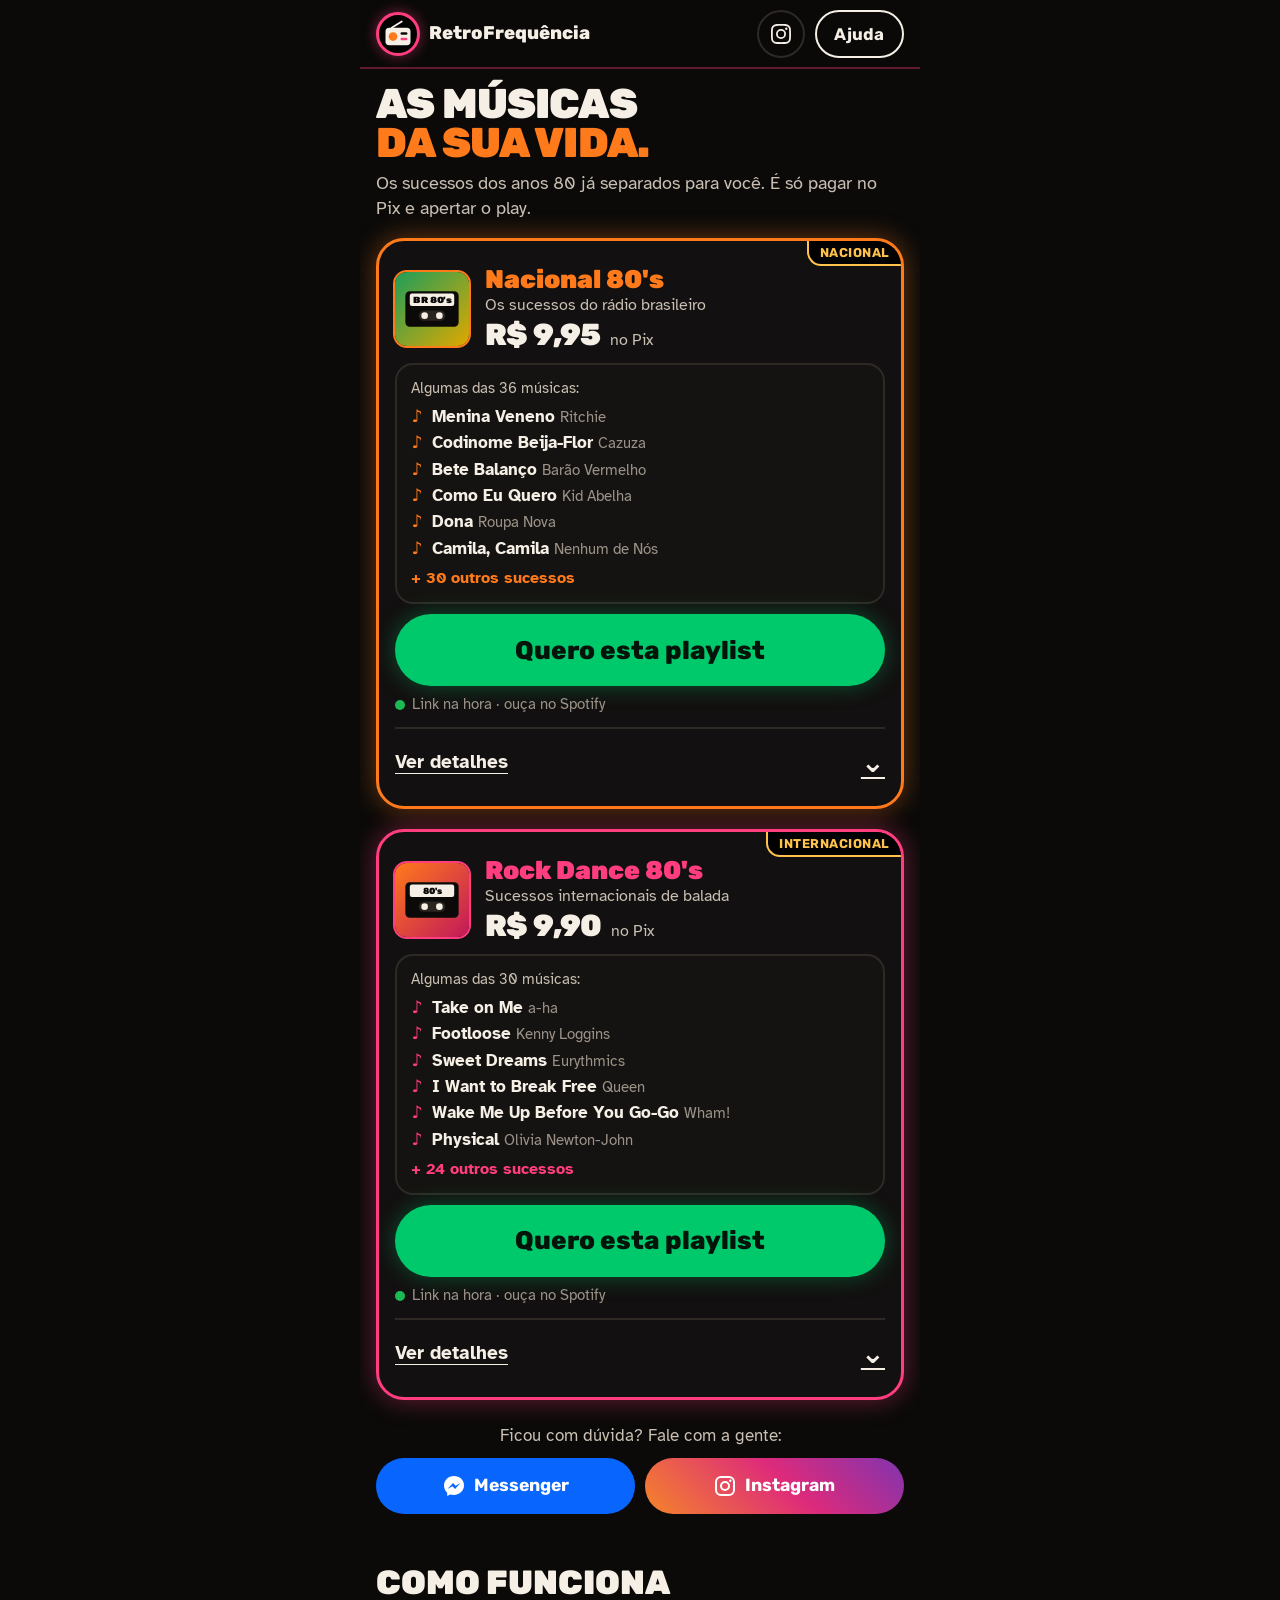
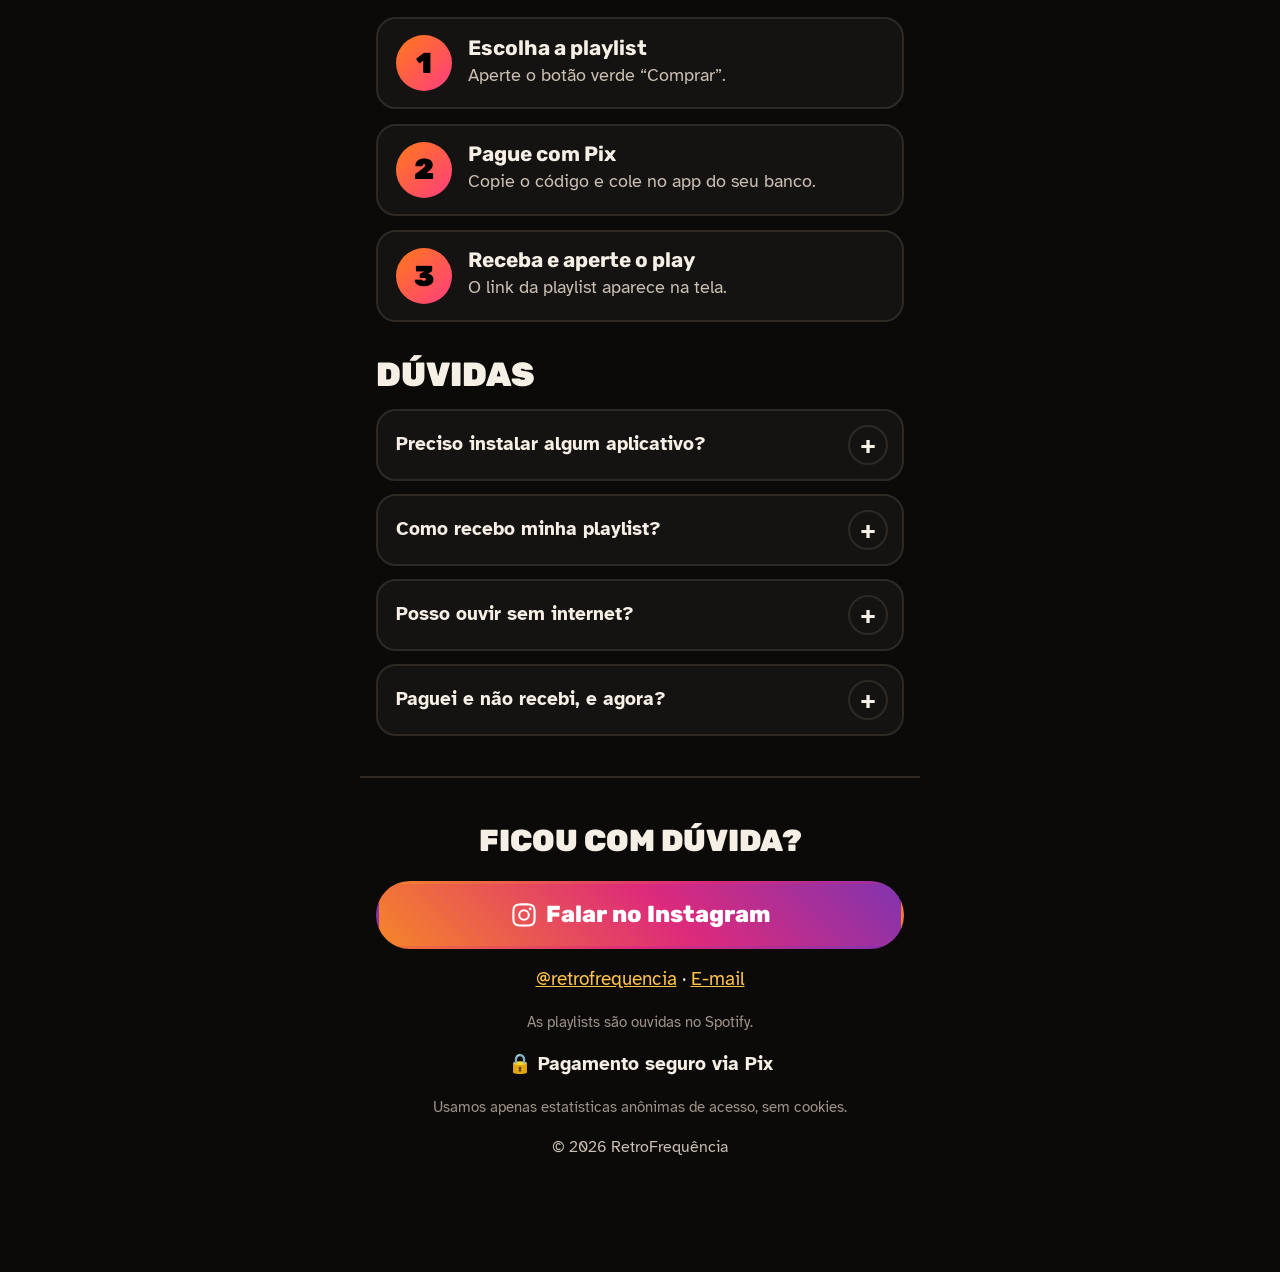
<file: index.html>
<!DOCTYPE html>
<html lang="pt-BR">
<head>
  <meta charset="UTF-8">
  <meta name="viewport" content="width=device-width, initial-scale=1">
  <title>RetroFrequência — As músicas da sua vida</title>
  <meta name="description" content="Playlists dos anos 80 prontas para ouvir no celular. Ouça no Spotify. Pagamento por Pix e ajuda pelo Instagram.">
  <meta name="theme-color" content="#0B0A09">
  <link rel="preconnect" href="https://fonts.googleapis.com">
  <link rel="preconnect" href="https://fonts.gstatic.com" crossorigin>
  <link href="https://fonts.googleapis.com/css2?family=Atkinson+Hyperlegible:wght@400;700&family=Rubik:wght@700;800;900&display=swap" rel="stylesheet">
  <link rel="stylesheet" href="style.css">
</head>
<body>

  <!-- CABEÇALHO -->
  <header class="topo">
    <a href="index.html" class="logo" aria-label="RetroFrequência, página inicial">
      <span class="avatar">
        <svg viewBox="0 0 48 48" aria-hidden="true">
          <rect x="4" y="14" width="40" height="28" rx="6" fill="#F5EFE6"/>
          <line x1="14" y1="14" x2="30" y2="4" stroke="#F5EFE6" stroke-width="3" stroke-linecap="round"/>
          <circle cx="16" cy="28" r="7" fill="#FF7A1A"/>
          <rect x="28" y="21" width="11" height="4" rx="2" fill="#0B0A09"/>
          <rect x="28" y="30" width="11" height="4" rx="2" fill="#FF3D7F"/>
        </svg>
      </span>
      <span class="logo__nome">RetroFrequência</span>
    </a>
    <a class="icone-redonda js-perfil" href="#" aria-label="Instagram da RetroFrequência">
      <svg viewBox="0 0 24 24" aria-hidden="true"><path fill="currentColor" d="M12 7a5 5 0 1 0 5 5 5 5 0 0 0-5-5Zm0 8.2A3.2 3.2 0 1 1 15.2 12 3.2 3.2 0 0 1 12 15.2ZM17.3 5.5a1.2 1.2 0 1 0 1.2 1.2 1.2 1.2 0 0 0-1.2-1.2ZM12 2c-2.7 0-3 0-4.1.1A7.3 7.3 0 0 0 5.5 2.5a5 5 0 0 0-3 3 7.3 7.3 0 0 0-.4 2.4C2 9 2 9.3 2 12s0 3 .1 4.1a7.3 7.3 0 0 0 .4 2.4 5 5 0 0 0 3 3 7.3 7.3 0 0 0 2.4.4c1.1.1 1.4.1 4.1.1s3 0 4.1-.1a7.3 7.3 0 0 0 2.4-.4 5 5 0 0 0 3-3 7.3 7.3 0 0 0 .4-2.4c.1-1.1.1-1.4.1-4.1s0-3-.1-4.1a7.3 7.3 0 0 0-.4-2.4 5 5 0 0 0-3-3 7.3 7.3 0 0 0-2.4-.4C15 2 14.7 2 12 2Zm0 1.8c2.7 0 3 0 4 .1a5.4 5.4 0 0 1 1.9.3 3.2 3.2 0 0 1 1.9 1.9 5.4 5.4 0 0 1 .3 1.9c.1 1 .1 1.3.1 4s0 3-.1 4a5.4 5.4 0 0 1-.3 1.9 3.2 3.2 0 0 1-1.9 1.9 5.4 5.4 0 0 1-1.9.3c-1 .1-1.3.1-4 .1s-3 0-4-.1a5.4 5.4 0 0 1-1.9-.3 3.2 3.2 0 0 1-1.9-1.9 5.4 5.4 0 0 1-.3-1.9c-.1-1-.1-1.3-.1-4s0-3 .1-4a5.4 5.4 0 0 1 .3-1.9 3.2 3.2 0 0 1 1.9-1.9 5.4 5.4 0 0 1 1.9-.3c1-.1 1.3-.1 4-.1Z"/></svg>
    </a>
    <a class="btn-topo js-direct" href="#">Ajuda</a>
  </header>

  <main>

    <!-- ABERTURA -->
    <section class="hero hero--v2">
      <h1 class="hero__titulo">
        <span>As músicas</span>
        <span class="destaque">da sua vida.</span>
      </h1>
      <p class="hero__sub">Os sucessos dos anos 80 já separados para você. É só pagar no Pix e apertar o play.</p>
    </section>

    <!-- VITRINE -->
    <section id="vitrine" class="vitrine-sec vitrine-sec--v2" aria-label="Playlists à venda">
      <div id="lista-produtos" class="vitrine"></div>
      <div class="ajuda-faixa">
        <p>Ficou com dúvida? Fale com a gente:</p>
        <div class="ajuda-faixa__botoes">
          <a class="btn-ajuda btn-ajuda--msg js-messenger" href="#"><svg viewBox="0 0 24 24" aria-hidden="true"><path fill="currentColor" d="M12 2C6.4 2 2 6.1 2 11.6c0 2.9 1.2 5.4 3.2 7.1V22l2.9-1.6c1.2.3 2.5.5 3.9.5 5.6 0 10-4.1 10-9.6S17.6 2 12 2Zm1 12.9-2.5-2.7-5 2.7 5.5-5.8 2.6 2.7 4.9-2.7-5.5 5.8Z"/></svg>Messenger</a>
          <a class="btn-ajuda btn-ajuda--insta js-direct" href="#"><svg viewBox="0 0 24 24" aria-hidden="true"><rect x="3" y="3" width="18" height="18" rx="5" fill="none" stroke="currentColor" stroke-width="2"/><circle cx="12" cy="12" r="4" fill="none" stroke="currentColor" stroke-width="2"/><circle cx="17.3" cy="6.7" r="1.2" fill="currentColor"/></svg>Instagram</a>
        </div>
      </div>
    </section>

    <!-- COMO FUNCIONA -->
    <section class="bloco" aria-labelledby="como">
      <h2 id="como" class="titulo-medio">Como funciona</h2>
      <ol class="passos">
        <li><span class="passos__num" aria-hidden="true">1</span><div><h3>Escolha a playlist</h3><p>Aperte o botão verde “Comprar”.</p></div></li>
        <li><span class="passos__num" aria-hidden="true">2</span><div><h3>Pague com Pix</h3><p>Copie o código e cole no app do seu banco.</p></div></li>
        <li><span class="passos__num" aria-hidden="true">3</span><div><h3>Receba e aperte o play</h3><p>O link da playlist aparece na tela.</p></div></li>
      </ol>
    </section>

    <!-- PERGUNTAS -->
    <section class="bloco" aria-labelledby="duvidas">
      <h2 id="duvidas" class="titulo-medio">Dúvidas</h2>
      <details class="faq">
        <summary>Preciso instalar algum aplicativo?</summary>
        <p>A playlist abre no Spotify. Se você já tem o aplicativo, é só tocar no link. Se não tem, dá para ouvir pelo navegador ou instalar o Spotify grátis. A gente ajuda pelo Messenger ou Instagram.</p>
      </details>
      <details class="faq">
        <summary>Como recebo minha playlist?</summary>
        <p>Depois de fazer o Pix, aguarde cerca de 1 minuto e aperte “Acessar minha playlist”. O link aparece na tela, com um botão para abrir direto no Spotify.</p>
      </details>
      <details class="faq">
        <summary>Posso ouvir sem internet?</summary>
        <p>No Spotify Premium, sim: dá para baixar as músicas. Na versão grátis, é preciso internet ou Wi-Fi.</p>
      </details>
      <details class="faq">
        <summary>Paguei e não recebi, e agora?</summary>
        <p>Fique tranquilo! Chame a gente no Messenger ou no Direct do Instagram com o comprovante do Pix que mandamos o link.</p>
      </details>
    </section>

  </main>

  <footer class="rodape">
    <p class="rodape__chamada">Ficou com dúvida?</p>
    <a class="btn btn--insta js-direct" href="#"><svg viewBox="0 0 24 24" aria-hidden="true"><path fill="currentColor" d="M12 7a5 5 0 1 0 5 5 5 5 0 0 0-5-5Zm0 8.2A3.2 3.2 0 1 1 15.2 12 3.2 3.2 0 0 1 12 15.2ZM17.3 5.5a1.2 1.2 0 1 0 1.2 1.2 1.2 1.2 0 0 0-1.2-1.2ZM12 2c-2.7 0-3 0-4.1.1A7.3 7.3 0 0 0 5.5 2.5a5 5 0 0 0-3 3 7.3 7.3 0 0 0-.4 2.4C2 9 2 9.3 2 12s0 3 .1 4.1a7.3 7.3 0 0 0 .4 2.4 5 5 0 0 0 3 3 7.3 7.3 0 0 0 2.4.4c1.1.1 1.4.1 4.1.1s3 0 4.1-.1a7.3 7.3 0 0 0 2.4-.4 5 5 0 0 0 3-3 7.3 7.3 0 0 0 .4-2.4c.1-1.1.1-1.4.1-4.1s0-3-.1-4.1a7.3 7.3 0 0 0-.4-2.4 5 5 0 0 0-3-3 7.3 7.3 0 0 0-2.4-.4C15 2 14.7 2 12 2Zm0 1.8c2.7 0 3 0 4 .1a5.4 5.4 0 0 1 1.9.3 3.2 3.2 0 0 1 1.9 1.9 5.4 5.4 0 0 1 .3 1.9c.1 1 .1 1.3.1 4s0 3-.1 4a5.4 5.4 0 0 1-.3 1.9 3.2 3.2 0 0 1-1.9 1.9 5.4 5.4 0 0 1-1.9.3c-1 .1-1.3.1-4 .1s-3 0-4-.1a5.4 5.4 0 0 1-1.9-.3 3.2 3.2 0 0 1-1.9-1.9 5.4 5.4 0 0 1-.3-1.9c-.1-1-.1-1.3-.1-4s0-3 .1-4a5.4 5.4 0 0 1 .3-1.9 3.2 3.2 0 0 1 1.9-1.9 5.4 5.4 0 0 1 1.9-.3c1-.1 1.3-.1 4-.1Z"/></svg><span>Falar no Instagram</span></a>
    <p class="rodape__links"><a class="js-perfil js-arroba" href="#">@retrofrequencia</a> · <a id="link-email" href="#">E-mail</a></p>
    <p class="rodape__spotify">As playlists são ouvidas no Spotify.</p>
    <p class="rodape__seguro">🔒 Pagamento seguro via Pix</p>
    <p class="rodape__privacidade">Usamos apenas estatísticas anônimas de acesso, sem cookies.</p>
    <p class="rodape__copy">© <span id="ano"></span> RetroFrequência</p>
  </footer>

  <a class="flutuante js-direct" href="#" aria-label="Ajuda pelo Instagram">
    <svg viewBox="0 0 24 24" aria-hidden="true"><path fill="currentColor" d="M12 7a5 5 0 1 0 5 5 5 5 0 0 0-5-5Zm0 8.2A3.2 3.2 0 1 1 15.2 12 3.2 3.2 0 0 1 12 15.2ZM17.3 5.5a1.2 1.2 0 1 0 1.2 1.2 1.2 1.2 0 0 0-1.2-1.2ZM12 2c-2.7 0-3 0-4.1.1A7.3 7.3 0 0 0 5.5 2.5a5 5 0 0 0-3 3 7.3 7.3 0 0 0-.4 2.4C2 9 2 9.3 2 12s0 3 .1 4.1a7.3 7.3 0 0 0 .4 2.4 5 5 0 0 0 3 3 7.3 7.3 0 0 0 2.4.4c1.1.1 1.4.1 4.1.1s3 0 4.1-.1a7.3 7.3 0 0 0 2.4-.4 5 5 0 0 0 3-3 7.3 7.3 0 0 0 .4-2.4c.1-1.1.1-1.4.1-4.1s0-3-.1-4.1a7.3 7.3 0 0 0-.4-2.4 5 5 0 0 0-3-3 7.3 7.3 0 0 0-2.4-.4C15 2 14.7 2 12 2Zm0 1.8c2.7 0 3 0 4 .1a5.4 5.4 0 0 1 1.9.3 3.2 3.2 0 0 1 1.9 1.9 5.4 5.4 0 0 1 .3 1.9c.1 1 .1 1.3.1 4s0 3-.1 4a5.4 5.4 0 0 1-.3 1.9 3.2 3.2 0 0 1-1.9 1.9 5.4 5.4 0 0 1-1.9.3c-1 .1-1.3.1-4 .1s-3 0-4-.1a5.4 5.4 0 0 1-1.9-.3 3.2 3.2 0 0 1-1.9-1.9 5.4 5.4 0 0 1-.3-1.9c-.1-1-.1-1.3-.1-4s0-3 .1-4a5.4 5.4 0 0 1 .3-1.9 3.2 3.2 0 0 1 1.9-1.9 5.4 5.4 0 0 1 1.9-.3c1-.1 1.3-.1 4-.1Z"/></svg>
    <span>Ajuda</span>
  </a>

  <script src="produtos.js"></script>
  <script src="script.js"></script>
</body>
</html>
</file>
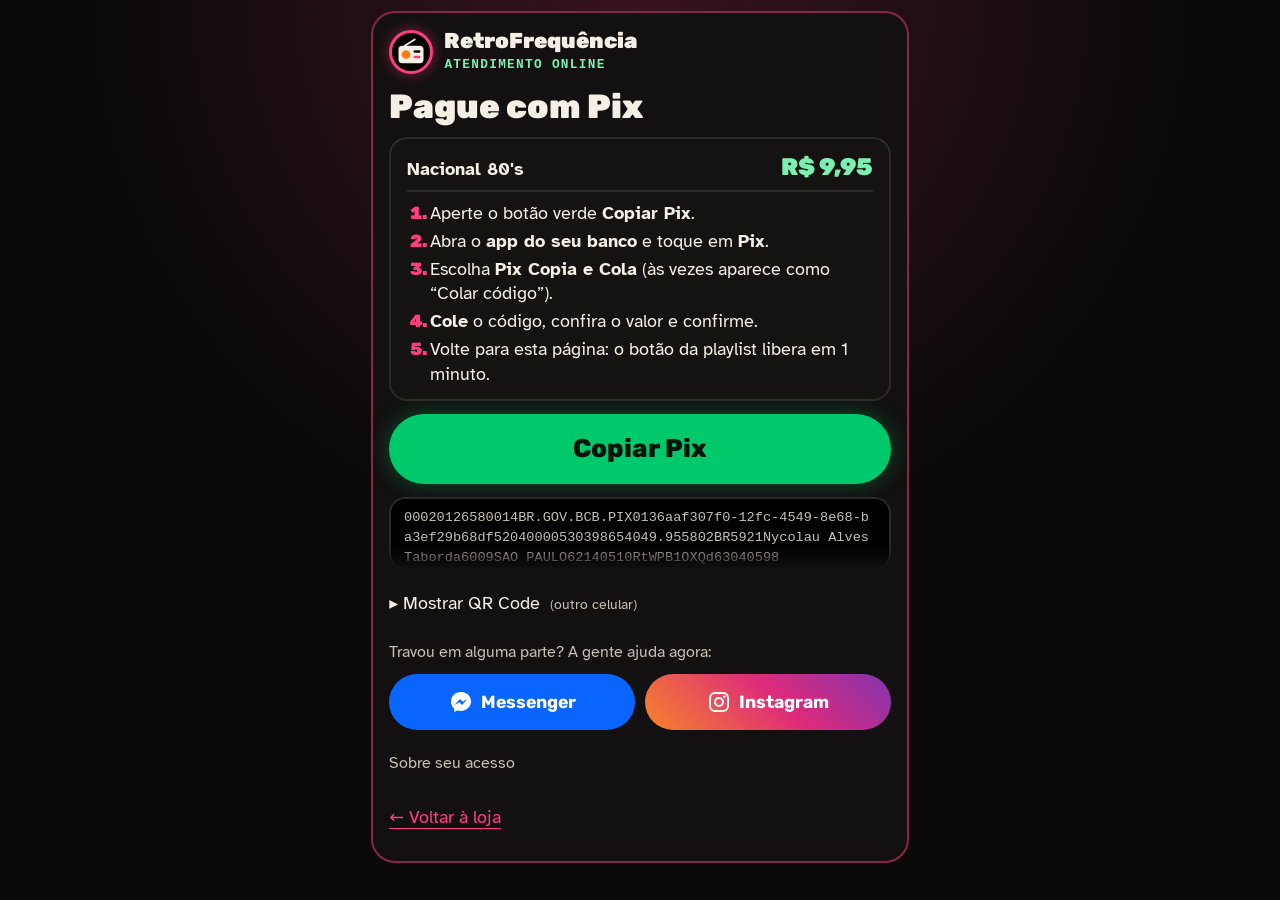
<file: pagamento.html>
<!DOCTYPE html>
<html lang="pt-BR">
<head>
  <meta charset="UTF-8">
  <meta name="viewport" content="width=device-width, initial-scale=1">
  <title>Pague com Pix — RetroFrequência</title>
  <meta name="theme-color" content="#0B0A09">
  <meta name="robots" content="noindex">
  <link rel="preconnect" href="https://fonts.googleapis.com">
  <link rel="preconnect" href="https://fonts.gstatic.com" crossorigin>
  <link href="https://fonts.googleapis.com/css2?family=Atkinson+Hyperlegible:wght@400;700&family=Rubik:wght@700;800;900&display=swap" rel="stylesheet">
  <link rel="stylesheet" href="style.css">
</head>
<body class="pg-pagamento">

  <main class="pagamento">
    <div class="pagamento__cartao">

      <header class="atendente">
        <span class="avatar">
          <svg viewBox="0 0 48 48" aria-hidden="true">
            <rect x="4" y="14" width="40" height="28" rx="6" fill="#F5EFE6"/>
            <line x1="14" y1="14" x2="30" y2="4" stroke="#F5EFE6" stroke-width="3" stroke-linecap="round"/>
            <circle cx="16" cy="28" r="7" fill="#FF7A1A"/>
            <rect x="28" y="21" width="11" height="4" rx="2" fill="#0B0A09"/>
            <rect x="28" y="30" width="11" height="4" rx="2" fill="#FF3D7F"/>
          </svg>
        </span>
        <div>
          <p class="atendente__nome">RetroFrequência</p>
          <p class="etiqueta etiqueta--mono">Atendimento online</p>
        </div>
      </header>

      <h1 class="pagamento__titulo">Pague com Pix</h1>

      <div id="aviso-config" class="aviso" hidden>
        <strong>Atenção, dono do site:</strong> cole o código Pix Copia e Cola desta playlist no campo <code>pix</code> do arquivo <code>produtos.js</code>. Os clientes não devem ver esta mensagem.
      </div>

      <div class="resumo">
        <p class="resumo__produto"><span id="produto-nome">—</span><b id="produto-preco">—</b></p>
        <ol class="instrucoes">
          <li>Aperte o botão verde <b>Copiar Pix</b>.</li>
          <li>Abra o <b>app do seu banco</b> e toque em <b>Pix</b>.</li>
          <li>Escolha <b>Pix Copia e Cola</b> (às vezes aparece como “Colar código”).</li>
          <li><b>Cole</b> o código, confira o valor e confirme.</li>
          <li>Volte para esta página: o botão da playlist libera em 1 minuto.</li>
        </ol>
      </div>

      <button id="btn-copiar" class="btn btn--comprar btn--pix" type="button">
        <span id="btn-copiar-texto">Copiar Pix</span>
      </button>
      <p id="msg-copiado" class="msg-copiado" role="status" aria-live="polite"></p>

      <textarea id="codigo-pix" class="codigo-pix" readonly rows="2" aria-label="Código Pix Copia e Cola"></textarea>

      <details class="mostrar-qr">
        <summary>▸ Mostrar QR Code <small>(outro celular)</small></summary>
        <div class="qr">
          <div id="qr-code" class="qr__imagem" role="img" aria-label="QR Code do Pix"></div>
          <p class="qr__legenda">Aponte a câmera de outro celular para este código.</p>
        </div>
      </details>

      <!-- LIBERAÇÃO DA PLAYLIST -->
      <section id="liberar" class="liberar" aria-live="polite" hidden>

        <div id="etapa-espera" class="etapa">
          <p class="liberar__titulo">Aguardando seu Pix…</p>
          <p id="espera-texto" class="liberar__texto">Faça o pagamento no app do banco. O acesso libera em <b id="contador">0:50</b>.</p>
          <div class="barra" aria-hidden="true"><span id="barra-progresso"></span></div>
          <button id="btn-paguei" class="btn btn--comprar" type="button" disabled>Acessar minha playlist</button>
        </div>

        <div id="etapa-processando" class="etapa processando" hidden>
          <svg class="fitinha" viewBox="0 0 120 76" aria-hidden="true">
            <rect x="2" y="2" width="116" height="72" rx="9" fill="#1F1B18" stroke="#FF7A1A" stroke-width="3"/>
            <rect x="14" y="10" width="92" height="18" rx="4" fill="#F5EFE6"/>
            <rect x="30" y="38" width="60" height="26" rx="13" fill="#3A332D"/>
            <g class="carretel" style="transform-origin:44px 51px"><circle cx="44" cy="51" r="10" fill="#F5EFE6"/><rect x="42.5" y="42" width="3" height="18" fill="#1F1B18"/><rect x="35" y="49.5" width="18" height="3" fill="#1F1B18"/></g>
            <g class="carretel" style="transform-origin:76px 51px"><circle cx="76" cy="51" r="10" fill="#F5EFE6"/><rect x="74.5" y="42" width="3" height="18" fill="#1F1B18"/><rect x="67" y="49.5" width="18" height="3" fill="#1F1B18"/></g>
          </svg>
          <p id="processando-texto" class="liberar__titulo">Preparando sua playlist…</p>
          <ul class="passos-proc">
            <li id="proc-1">Recebendo seu pedido</li>
            <li id="proc-2">Separando as músicas</li>
            <li id="proc-3">Gerando seu link</li>
          </ul>
        </div>

        <div id="etapa-pronto" class="etapa pronto" hidden>
          <p class="pronto__selo">✓ Sua playlist está pronta!</p>
          <p class="liberar__texto">Aperte o botão verde para ouvir agora no Spotify. Guarde o link para ouvir outras vezes.</p>
          <a id="btn-spotify" class="btn btn--spotify" href="#" target="_blank" rel="noopener">
            <svg viewBox="0 0 24 24" aria-hidden="true"><path fill="currentColor" d="M12 2a10 10 0 1 0 10 10A10 10 0 0 0 12 2Zm4.6 14.4a.6.6 0 0 1-.9.2c-2.4-1.5-5.4-1.8-9-1a.6.6 0 1 1-.3-1.2c3.9-.9 7.2-.5 9.9 1.1a.6.6 0 0 1 .3.9Zm1.2-2.7a.8.8 0 0 1-1.1.3c-2.7-1.7-6.9-2.2-10.2-1.2a.8.8 0 0 1-.5-1.5c3.7-1.1 8.3-.6 11.5 1.3a.8.8 0 0 1 .3 1.1Zm.1-2.8C14.7 9 9.4 8.8 6.3 9.7a.9.9 0 1 1-.5-1.8c3.5-1.1 9.4-.9 13.1 1.3a.9.9 0 0 1-.9 1.6Z"/></svg>
            <span>Abrir no Spotify</span>
          </a>
          <label for="link-playlist" class="pagamento__rotulo">Link da sua playlist</label>
          <textarea id="link-playlist" class="link-playlist" rows="2" readonly></textarea>
          <button id="btn-copiar-link" class="btn btn--contorno" type="button">Copiar link</button>
          <p id="msg-link" class="msg-copiado" role="status"></p>
        </div>

      </section>

      <div class="status">
        <p>Travou em alguma parte? A gente ajuda agora:</p>
        <div class="status__botoes">
          <a class="btn-ajuda btn-ajuda--msg js-messenger" href="#"><svg viewBox="0 0 24 24" aria-hidden="true"><path fill="currentColor" d="M12 2C6.4 2 2 6.1 2 11.6c0 2.9 1.2 5.4 3.2 7.1V22l2.9-1.6c1.2.3 2.5.5 3.9.5 5.6 0 10-4.1 10-9.6S17.6 2 12 2Zm1 12.9-2.5-2.7-5 2.7 5.5-5.8 2.6 2.7 4.9-2.7-5.5 5.8Z"/></svg>Messenger</a>
          <a class="btn-ajuda btn-ajuda--insta js-direct" href="#"><svg viewBox="0 0 24 24" aria-hidden="true"><rect x="3" y="3" width="18" height="18" rx="5" fill="none" stroke="currentColor" stroke-width="2"/><circle cx="12" cy="12" r="4" fill="none" stroke="currentColor" stroke-width="2"/><circle cx="17.3" cy="6.7" r="1.2" fill="currentColor"/></svg>Instagram</a>
        </div>
      </div>

      <hr class="divisor">

      <details class="sobre">
        <summary>Sobre seu acesso</summary>
        <p>A playlist abre no Spotify, pelo celular ou computador. Depois de fazer o Pix, aguarde cerca de 1 minuto e aperte “Acessar minha playlist”: o link aparece aqui na tela. Qualquer dúvida, chame no Messenger ou no Direct do Instagram.</p>
      </details>

      <a class="voltar" href="index.html#vitrine">← Voltar à loja</a>
    </div>
  </main>

  <script src="produtos.js"></script>
  <script src="qrcode.js"></script>
  <script src="script.js"></script>
</body>
</html>
</file>
<file: style.css>
/* =========================================================
   RETROFREQUÊNCIA — estilos (mobile first, tema escuro)
   Letras grandes, alto contraste e botões grandes.
   ========================================================= */

:root {
  --fundo: #0B0A09;
  --fundo-2: #151311;
  --cartao: #121010;
  --linha: #2E2925;
  --texto: #F5EFE6;
  --texto-2: #C9BFB2;
  --laranja: #FF7A1A;
  --rosa: #FF3D7F;
  --amarelo: #FFC24B;
  --verde: #00C96B;
  --verde-claro: #7CF0B0;
  --largura: 560px;
  --fonte-titulo: "Rubik", "Arial Black", system-ui, sans-serif;
  --fonte-texto: "Atkinson Hyperlegible", Verdana, system-ui, sans-serif;
}

*, *::before, *::after { box-sizing: border-box; }
html { scroll-behavior: smooth; }
@media (prefers-reduced-motion: reduce) {
  html { scroll-behavior: auto; }
  * { transition: none !important; }
}

body {
  margin: 0;
  overflow-x: hidden;
  background: var(--fundo);
  color: var(--texto);
  font-family: var(--fonte-texto);
  font-size: 1.2rem;
  line-height: 1.55;
  -webkit-text-size-adjust: 100%;
}
svg { display: block; max-width: 100%; }
h1, h2, h3 { font-family: var(--fonte-titulo); line-height: 1; margin: 0; }
p { margin: 0; }
a { color: var(--amarelo); }
:focus-visible { outline: 4px solid var(--amarelo); outline-offset: 3px; border-radius: 10px; }

main, .topo, .rodape { width: min(var(--largura), 100%); margin-inline: auto; }
main { overflow-x: clip; }

.destaque { color: var(--laranja); }
.etiqueta {
  font-family: var(--fonte-titulo); font-weight: 700;
  font-size: 1rem; letter-spacing: .14em; text-transform: uppercase;
  color: var(--rosa);
}

/* ---------- Botões ---------- */
.btn {
  display: flex; align-items: center; justify-content: center; gap: .5rem;
  width: 100%; min-height: 68px; padding: .8rem 1.2rem;
  border-radius: 999px; border: 3px solid transparent;
  font-family: var(--fonte-titulo); font-weight: 800; font-size: 1.45rem; line-height: 1.15;
  text-align: center; text-decoration: none; cursor: pointer;
  transition: transform .1s, filter .15s;
}
.btn:active { transform: scale(.98); }
.btn--comprar {
  min-height: 72px; font-size: 1.6rem;
  background: var(--verde); color: #04140B;
  box-shadow: 0 0 22px rgba(0, 201, 107, .35);
}
.btn--comprar:hover { filter: brightness(1.08); }
.btn--contorno-insta { background: transparent; color: #FF8FB5; border-color: var(--rosa); font-size: 1.3rem; }
.btn--contorno { background: transparent; color: var(--texto); border-color: var(--texto); font-size: 1.3rem; }
.btn--insta { background: linear-gradient(45deg, #F58529, #DD2A7B 55%, #8134AF); color: #fff; }
.btn svg { width: 28px; height: 28px; flex: none; }

/* ---------- Cabeçalho ---------- */
.topo {
  display: flex; align-items: center; gap: .6rem;
  padding: .6rem 1rem;
  border-bottom: 2px solid rgba(255, 61, 127, .35);
  position: sticky; top: 0; z-index: 20;
  background: rgba(11, 10, 9, .96);
}
.logo { display: flex; align-items: center; gap: .55rem; color: var(--texto); text-decoration: none; margin-right: auto; min-width: 0; }
.logo__nome { font-family: var(--fonte-titulo); font-weight: 800; font-size: 1.15rem; white-space: nowrap; overflow: hidden; text-overflow: ellipsis; }
.avatar {
  flex: none; width: 44px; height: 44px; border-radius: 50%;
  display: grid; place-items: center;
  background: #000; border: 3px solid var(--rosa);
  box-shadow: 0 0 14px rgba(255, 61, 127, .45);
}
.avatar svg { width: 30px; height: 30px; }
.avatar--grande { width: 64px; height: 64px; }
.avatar--grande svg { width: 38px; height: 38px; }
.icone-redonda {
  flex: none; width: 48px; height: 48px; border-radius: 50%;
  border: 2px solid var(--linha); color: var(--texto);
  display: grid; place-items: center;
}
.icone-redonda svg { width: 24px; height: 24px; }
.btn-topo {
  flex: none; min-height: 48px; padding: 0 1.1rem;
  display: inline-flex; align-items: center;
  border: 2px solid var(--texto); border-radius: 999px;
  color: var(--texto); text-decoration: none;
  font-family: var(--fonte-titulo); font-weight: 700; font-size: 1.05rem;
}
@media (max-width: 400px) { .icone-redonda { display: none; } }

/* ---------- Abertura compacta ---------- */
.hero {
  display: grid; grid-template-columns: 1fr 96px; align-items: center; gap: .75rem;
  padding: .8rem 1rem .7rem;
}
.hero__titulo {
  font-weight: 900; text-transform: uppercase; letter-spacing: -.02em;
  font-size: clamp(1.7rem, 7.8vw, 3rem); line-height: .95;
}
.hero__titulo span { display: block; }
.hero__arte svg {
  width: 100%; border-radius: 6px;
  box-shadow: 0 0 0 1px rgba(255,61,127,.35), 0 0 28px rgba(255, 61, 127, .35);
}

/* ---------- Faixa ---------- */
.faixa {
  display: flex; justify-content: center; align-items: center; gap: .7rem;
  margin: .2rem -.5rem 0;
  padding: .45rem 1rem;
  background: #000;
  border-block: 3px solid var(--rosa);
  transform: rotate(-1.5deg);
  font-family: var(--fonte-titulo); font-weight: 700; text-transform: uppercase;
  font-size: .85rem; letter-spacing: .1em; white-space: nowrap;
}
.faixa i { color: var(--amarelo); font-style: normal; }

/* ---------- Vitrine ---------- */
.vitrine-sec { padding: 1rem 1rem 1rem; }
.titulo-grande {
  font-weight: 900; text-transform: uppercase; letter-spacing: -.02em;
  font-size: clamp(1.8rem, 8.2vw, 3rem); line-height: 1;
  margin: .25rem 0 .8rem;
}
.intro { color: var(--texto-2); margin-bottom: 1.25rem; font-size: 1.1rem; }
.vitrine { display: grid; gap: 1.75rem; }

.card {
  --cor: var(--laranja);
  background: var(--cartao);
  border: 3px solid var(--cor);
  border-radius: 28px;
  overflow: hidden;
  position: relative;
  box-shadow: 0 0 26px color-mix(in srgb, var(--cor) 40%, transparent);
}
.card--cor1 { --cor: var(--rosa); }
.card__topo { display: flex; gap: .85rem; align-items: center; padding: 2.1rem .9rem 0; }
.card__thumb { flex: none; width: 96px; border-radius: 14px; overflow: hidden; border: 2px solid var(--cor); }
.card__info { min-width: 0; display: grid; gap: .2rem; justify-items: start; }
.card__banner { margin-top: .8rem; border-radius: 14px; overflow: hidden; }
.card__selo {
  position: absolute; top: 0; right: 0;
  border-radius: 0 0 0 14px !important; border-width: 0 0 2px 2px !important;
  background: #000; color: var(--amarelo);
  border: 2px solid var(--amarelo); border-radius: 999px;
  padding: .1rem .7rem;
  font-family: var(--fonte-titulo); font-weight: 700; font-size: .8rem; text-transform: uppercase; letter-spacing: .04em;
}
.card__corpo { padding: .85rem 1rem 1.2rem; display: grid; gap: .7rem; }
.card__meta { display: flex; justify-content: space-between; align-items: center; gap: .5rem; }
.card__cat { font-size: .9rem; letter-spacing: .12em; text-transform: uppercase; color: var(--texto-2); font-weight: 700; }
.card__qtd {
  border: 2px solid var(--cor); color: var(--cor); border-radius: 999px;
  padding: .15rem .8rem; font-family: var(--fonte-titulo); font-weight: 800; font-size: .95rem; text-transform: uppercase; letter-spacing: .06em;
}
.card__nome { font-weight: 900; font-size: clamp(1.3rem, 6vw, 1.6rem); white-space: nowrap; color: var(--cor); line-height: 1; }
.card__sub { font-family: var(--fonte-titulo); font-weight: 700; font-size: 1.05rem; line-height: 1.2; }
.card__qtd2 { font-size: .95rem; color: var(--texto-2); line-height: 1.2; }
.card__sub span { color: var(--cor); }
.card__det .card__cat { margin-top: .6rem; }
.card__det .card__desc { color: var(--texto-2); margin-top: .6rem; }
.card__preco { font-family: var(--fonte-titulo); font-weight: 900; font-size: 2.2rem; margin-top: .15rem; line-height: 1; letter-spacing: -.02em; display: flex; align-items: baseline; gap: .6rem; }
.card__preco small { font-family: var(--fonte-texto); font-weight: 400; font-size: 1.05rem; letter-spacing: 0; color: var(--texto-2); }
.card__nota { font-size: 1rem; color: var(--texto-2); }
.card__spotify { display: flex; align-items: center; gap: .45rem; font-size: .95rem; color: #9C9288; margin-top: -.5rem; }
.spotify-ponto { width: 10px; height: 10px; border-radius: 50%; background: #1DB954; flex: none; }
.rodape__spotify, .rodape__privacidade { font-size: .95rem; color: #9C9288; }
.card__det { border-top: 2px solid var(--linha); padding-top: .9rem; }
.card__det summary {
  list-style: none; cursor: pointer; min-height: 48px;
  display: flex; justify-content: space-between; align-items: center;
  font-weight: 700; text-decoration: underline; text-underline-offset: 5px;
}
.card__det summary::-webkit-details-marker { display: none; }
.card__det summary::after { content: "⌄"; font-size: 1.8rem; line-height: 0; text-decoration: none; }
.card__det[open] summary::after { content: "⌃"; }
.card__det p { color: var(--texto-2); margin-top: .6rem; }
.card__estilos { list-style: none; padding: 0; margin: .6rem 0 0; display: flex; flex-wrap: wrap; gap: .5rem; }
.card__estilos li { border: 2px solid var(--linha); border-radius: 999px; padding: .2rem .9rem; font-weight: 700; }

/* ---------- Blocos ---------- */
.bloco { padding: 2.25rem 1rem 0; }
.titulo-medio { font-weight: 900; font-size: 2.1rem; text-transform: uppercase; margin-bottom: 1.1rem; }

.passos { list-style: none; padding: 0; margin: 0; display: grid; gap: .9rem; }
.passos li {
  display: flex; gap: 1rem; align-items: center;
  background: var(--fundo-2); border: 2px solid var(--linha); border-radius: 20px; padding: 1rem 1.1rem;
}
.passos__num {
  flex: none; width: 56px; height: 56px; border-radius: 50%;
  display: grid; place-items: center;
  background: linear-gradient(135deg, var(--laranja), var(--rosa));
  color: #000; font-family: var(--fonte-titulo); font-weight: 900; font-size: 1.8rem;
}
.passos h3 { font-size: 1.3rem; margin-bottom: .2rem; }
.passos p { color: var(--texto-2); font-size: 1.1rem; }

.faq { background: var(--fundo-2); border: 2px solid var(--linha); border-radius: 20px; margin-bottom: .8rem; }
.faq summary {
  list-style: none; cursor: pointer; min-height: 68px;
  padding: 1rem 3.6rem 1rem 1.1rem; position: relative;
  display: flex; align-items: center; font-weight: 700; font-size: 1.2rem;
}
.faq summary::-webkit-details-marker { display: none; }
.faq summary::after {
  content: "+"; position: absolute; right: .9rem; top: 50%; transform: translateY(-50%);
  width: 40px; height: 40px; border-radius: 50%; border: 2px solid var(--linha);
  display: grid; place-items: center; font-size: 1.6rem; line-height: 1;
}
.faq[open] summary::after { content: "–"; }
.faq p { padding: 0 1.1rem 1.1rem; color: var(--texto-2); }

/* ---------- Rodapé ---------- */
.rodape { padding: 2.5rem 1rem 7rem; text-align: center; display: grid; gap: 1rem; border-top: 2px solid var(--linha); margin-top: 2.5rem; }
.rodape__chamada { font-family: var(--fonte-titulo); font-weight: 900; font-size: 1.9rem; text-transform: uppercase; }
.rodape__seguro { font-weight: 700; }
.rodape__copy { font-size: 1rem; color: var(--texto-2); }

/* ---------- Botão flutuante ---------- */
.flutuante {
  position: fixed; right: 1rem; bottom: 1rem; z-index: 30;
  display: flex; align-items: center; gap: .45rem;
  min-height: 60px; padding: .5rem 1.2rem .5rem .8rem;
  background: linear-gradient(45deg, #F58529, #DD2A7B 55%, #8134AF); color: #fff; border-radius: 999px;
  box-shadow: 0 6px 20px rgba(0,0,0,.5);
  text-decoration: none; font-family: var(--fonte-titulo); font-weight: 800; font-size: 1.2rem;
}
.flutuante svg { width: 32px; height: 32px; }
.flutuante { visibility: hidden; opacity: 0; transition: opacity .2s; }
.flutuante.visivel { visibility: visible; opacity: 1; }

/* =========================================================
   PAGAMENTO
   ========================================================= */
.pg-pagamento { background: radial-gradient(circle at 50% 0, rgba(255,61,127,.18), transparent 50%), var(--fundo); min-height: 100vh; }
.pagamento { padding: 1rem; }
.pagamento__cartao {
  border: 2px solid rgba(255, 61, 127, .5);
  border-radius: 30px;
  padding: 1.4rem 1.2rem 1.6rem;
  background: var(--cartao);
  display: grid; gap: 1rem;
}
.atendente { display: flex; align-items: center; gap: .9rem; }
.atendente__nome { font-family: var(--fonte-titulo); font-weight: 900; font-size: 1.8rem; }
.etiqueta--mono { font-family: ui-monospace, "Courier New", monospace; font-size: .95rem; letter-spacing: .1em; margin-top: .4rem; }
.pagamento__titulo { font-weight: 900; font-size: 2.6rem; margin-top: -.3rem; }
.pagamento__sub { color: var(--texto-2); margin-top: -.5rem; }

.aviso { background: #3A2A00; border: 2px dashed var(--amarelo); border-radius: 16px; padding: .9rem 1rem; font-size: 1.05rem; }
.aviso code { color: var(--amarelo); }

.conversa { display: flex; gap: .7rem; align-items: flex-start; }
.bolinha {
  flex: none; width: 48px; height: 48px; border-radius: 50%;
  display: grid; place-items: center;
  border: 3px solid var(--rosa); background: #000; color: var(--verde-claro);
  font-size: 1.4rem; font-weight: 700;
}
.balao {
  flex: 1; background: var(--fundo-2); border: 2px solid var(--linha);
  border-radius: 20px; padding: .9rem 1.1rem;
}
.balao--produto { font-size: 1.25rem; }
.balao--produto b { color: var(--verde-claro); white-space: nowrap; }
.instrucoes { margin: 0; padding-left: 1.4rem; display: grid; gap: .45rem; }
.instrucoes li::marker { font-family: var(--fonte-titulo); font-weight: 900; color: var(--rosa); }

.btn--pix { font-size: 1.6rem; min-height: 76px; }
.btn--pix.copiado { background: var(--texto); color: #000; box-shadow: none; }
.msg-copiado { text-align: center; font-family: var(--fonte-titulo); font-weight: 800; font-size: 1.35rem; color: var(--verde-claro); }
.msg-copiado:empty { display: none; }

.pagamento__rotulo { font-size: 1.2rem; margin-bottom: -.5rem; }
.codigo-pix {
  width: 100%; resize: none;
  background: #000; color: var(--texto);
  border: 2px solid var(--linha); border-radius: 16px;
  padding: .9rem 1rem;
  font-family: ui-monospace, "Courier New", monospace; font-size: 1rem; line-height: 1.45;
  word-break: break-all;
}
.mostrar-qr summary, .sobre summary { cursor: pointer; min-height: 48px; display: flex; align-items: center; font-size: 1.3rem; }
.sobre summary { font-size: 1.1rem; color: var(--texto-2); }
.sobre p { color: var(--texto-2); padding-top: .4rem; }
.qr { display: grid; justify-items: center; gap: .6rem; padding-top: .6rem; }
.qr__imagem { width: min(230px, 100%); background: #fff; border-radius: 14px; padding: 8px; }
.qr__imagem svg { width: 100%; height: auto; }
.qr__legenda { text-align: center; color: var(--texto-2); font-size: 1.05rem; }
.status { color: var(--texto-2); font-size: 1.1rem; }
.divisor { border: 0; border-top: 2px solid var(--linha); margin: .2rem 0; width: 100%; }
.voltar {
  justify-self: start; min-height: 48px; display: inline-flex; align-items: center;
  color: var(--rosa); font-size: 1.25rem; text-underline-offset: 5px;
}

/* ---------- Liberação da playlist ---------- */
.liberar {
  border: 2px solid var(--linha); border-radius: 22px;
  padding: 1.2rem 1.1rem; background: var(--fundo-2);
}
.etapa { display: grid; gap: .9rem; }
.etapa[hidden] { display: none; }
.liberar__titulo { font-family: var(--fonte-titulo); font-weight: 900; font-size: 1.7rem; line-height: 1.1; }
.liberar__texto { color: var(--texto-2); }
.liberar__texto b { color: var(--amarelo); font-size: 1.3rem; }
.barra { height: 14px; border-radius: 99px; background: #000; border: 2px solid var(--linha); overflow: hidden; }
.barra span { display: block; height: 100%; width: 0; background: linear-gradient(90deg, var(--laranja), var(--rosa)); transition: width 1s linear; }
.btn:disabled { background: #2E2925; color: #8C8278; box-shadow: none; cursor: not-allowed; }

.processando { justify-items: center; text-align: center; padding: .6rem 0; }
.fitinha { width: 150px; }
.carretel { animation: girar 1.2s linear infinite; }
@keyframes girar { to { transform: rotate(360deg); } }
.passos-proc { list-style: none; margin: 0; padding: 0; display: grid; gap: .5rem; text-align: left; font-size: 1.15rem; }
.passos-proc li { color: #6F665E; padding-left: 2rem; position: relative; }
.passos-proc li::before { content: "○"; position: absolute; left: 0; }
.passos-proc li.ativo { color: var(--texto); font-weight: 700; }
.passos-proc li.ativo::before { content: "◌"; color: var(--amarelo); }
.passos-proc li.feito { color: var(--verde-claro); }
.passos-proc li.feito::before { content: "✓"; }
@media (prefers-reduced-motion: reduce) { .carretel { animation: none; } }

.pronto__selo { font-family: var(--fonte-titulo); font-weight: 900; font-size: 1.8rem; color: var(--verde-claro); }
.btn--spotify { background: #1DB954; color: #000; min-height: 76px; font-size: 1.6rem; }
.btn--spotify svg { width: 34px; height: 34px; }
.link-playlist {
  width: 100%; min-height: 56px; padding: .7rem .9rem;
  background: #000; color: var(--texto);
  border: 2px solid var(--linha); border-radius: 14px;
  font-family: ui-monospace, "Courier New", monospace; font-size: 1rem;
  resize: none; word-break: break-all; line-height: 1.45;
}
.status a { color: var(--rosa); }

/* ---------- Pagamento compacto ---------- */
.pagamento { padding: .7rem; }
.pagamento__cartao { gap: .8rem; padding: 1rem 1rem 1.3rem; border-radius: 24px; }
.atendente { gap: .7rem; }
.atendente__nome { font-size: 1.35rem; line-height: 1.1; }
.atendente .etiqueta--mono { margin: .1rem 0 0; font-size: .8rem; color: var(--verde-claro); }
.pagamento__titulo { font-size: 2.1rem; margin: .2rem 0 0; }
.resumo { background: var(--fundo-2); border: 2px solid var(--linha); border-radius: 18px; padding: .8rem 1rem; display: grid; gap: .55rem; }
.resumo__produto { display: flex; justify-content: space-between; align-items: baseline; gap: .6rem; font-weight: 700; font-size: 1.15rem; line-height: 1.25; padding-bottom: .55rem; border-bottom: 2px solid var(--linha); }
.resumo__produto b { font-family: var(--fonte-titulo); font-weight: 900; font-size: 1.5rem; color: var(--verde-claro); white-space: nowrap; }
.resumo .instrucoes { gap: .2rem; font-size: 1.1rem; line-height: 1.4; }
.btn--pix { min-height: 70px; }
.codigo-pix { font-size: .85rem; padding: .6rem .8rem; color: var(--texto-2); height: 4.6rem; overflow: hidden; -webkit-mask-image: linear-gradient(#000 65%, transparent); mask-image: linear-gradient(#000 65%, transparent); }
.mostrar-qr summary { font-size: 1.1rem; min-height: 44px; list-style: none; display: block; padding: .5rem 0; line-height: 1.4; }
.mostrar-qr summary::-webkit-details-marker { display: none; }
.mostrar-qr summary small { color: var(--texto-2); font-size: .9rem; margin-left: .3rem; }
.mostrar-qr[open] summary { color: var(--amarelo); }
.liberar { padding: 1rem; }
.liberar:not([hidden]) { animation: surgir .5s ease-out; }
@keyframes surgir { from { opacity: 0; transform: translateY(8px); } to { opacity: 1; transform: none; } }
@media (prefers-reduced-motion: reduce) { .liberar:not([hidden]) { animation: none; } }
.liberar__titulo { font-size: 1.45rem; }
.etapa { gap: .7rem; }
.status { font-size: 1rem; }
.sobre summary { min-height: 40px; font-size: 1rem; }
.voltar { min-height: 44px; font-size: 1.1rem; }
.divisor { display: none; }

/* ---------- v2: abertura curta + vitrine com músicas ---------- */
.hero--v2 { display: block; padding: .9rem 1rem .2rem; }
.hero--v2 .hero__titulo { font-size: clamp(1.6rem, 7.4vw, 2.6rem); }
.hero__sub { margin-top: .55rem; color: var(--texto-2); font-size: 1.1rem; line-height: 1.4; }
.vitrine-sec--v2 { padding-top: .9rem; }
.vitrine-sec--v2 .vitrine { gap: 1.25rem; }

.card--v2 .card__topo { padding: 1.6rem .9rem 0; }
.card--v2 .card__thumb { width: 78px; }
.card--v2 .card__sub { font-family: var(--fonte-texto); font-weight: 400; font-size: 1rem; color: var(--texto-2); }
.card--v2 .card__preco { font-size: 1.9rem; }
.card--v2 .card__preco small { font-size: 1rem; }
.card--v2 .card__corpo { gap: .65rem; padding-top: .75rem; }

.faixas { background: var(--fundo-2); border: 2px solid var(--linha); border-radius: 18px; padding: .75rem .9rem .7rem; }
.faixas__titulo { font-size: .95rem; color: var(--texto-2); margin-bottom: .35rem; }
.faixas__lista { list-style: none; margin: 0; padding: 0; display: grid; gap: .3rem; }
.faixas__lista li { line-height: 1.25; font-size: 1.08rem; padding-left: 1.3rem; position: relative; }
.faixas__lista li::before { content: "♪"; position: absolute; left: 0; color: var(--cor); font-weight: 700; }
.faixas__lista b { color: var(--texto); }
.faixas__lista span { color: #9C9288; font-size: .95rem; white-space: nowrap; }
.faixas__mais { margin-top: .4rem; font-weight: 700; color: var(--cor); font-size: 1rem; }

.card--v2 .card__spotify { margin-top: -.2rem; font-size: .95rem; }
.card--v2 .card__det { padding-top: .6rem; }

.ajuda-faixa { margin-top: 1.4rem; text-align: center; }
.ajuda-faixa p { color: var(--texto-2); font-size: 1.05rem; margin-bottom: .6rem; }
.ajuda-faixa__botoes { display: grid; grid-template-columns: 1fr 1fr; gap: .6rem; }
.btn-ajuda {
  display: flex; align-items: center; justify-content: center; gap: .5rem;
  min-height: 56px; border-radius: 999px; text-decoration: none;
  font-family: var(--fonte-titulo); font-weight: 700; font-size: 1.1rem; color: #fff;
}
.btn-ajuda svg { width: 24px; height: 24px; flex: none; }
.btn-ajuda--msg { background: #0866FF; }
.btn-ajuda--insta { background: linear-gradient(45deg, #F58529, #DD2A7B 55%, #8134AF); }
.status__botoes { display: grid; grid-template-columns: 1fr 1fr; gap: .6rem; margin-top: .6rem; }
.status .btn-ajuda { color: #fff; }
</file>
